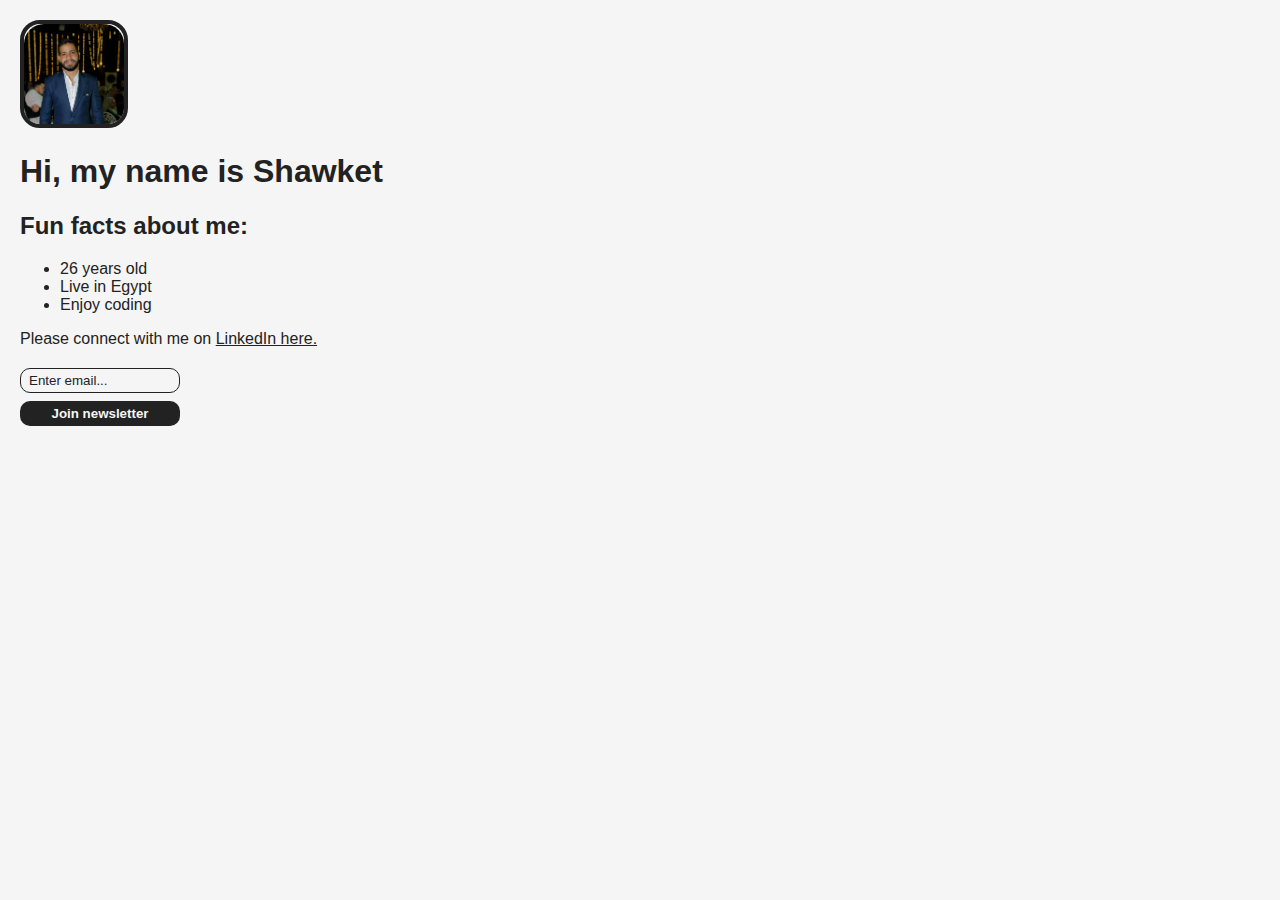
<file: front-end/week2/day1/index.html>
<!DOCTYPE html>
<html lang="en">
  <head>
    <meta charset="UTF-8" />
    <meta name="viewport" content="width=device-width, initial-scale=1.0" />
    <link rel="stylesheet" href="styles.css" />
    <title>Document</title>
  </head>
  <body>
    <div class="card">
      <div class="image-container">
        <img src="1.jpeg" />
      </div>
      <h1>Hi, my name is Shawket</h1>
      <h2>Fun facts about me:</h2>
      <ul>
        <li>26 years old</li>
        <li>Live in Egypt</li>
        <li>Enjoy coding</li>
      </ul>
      <p>
        Please connect with me on
        <a
          href="https://www.linkedin.com/in/%D8%B4%D9%88%D9%83%D8%AA-%D8%B3%D9%85%D9%8A%D8%B1-62378a2b7/"
          target="_blank"
          >LinkedIn here.</a
        >
      </p>
      <input type="text" placeholder="Enter email..." />
      <button>Join newsletter</button>
    </div>
  </body>
</html>
</file>
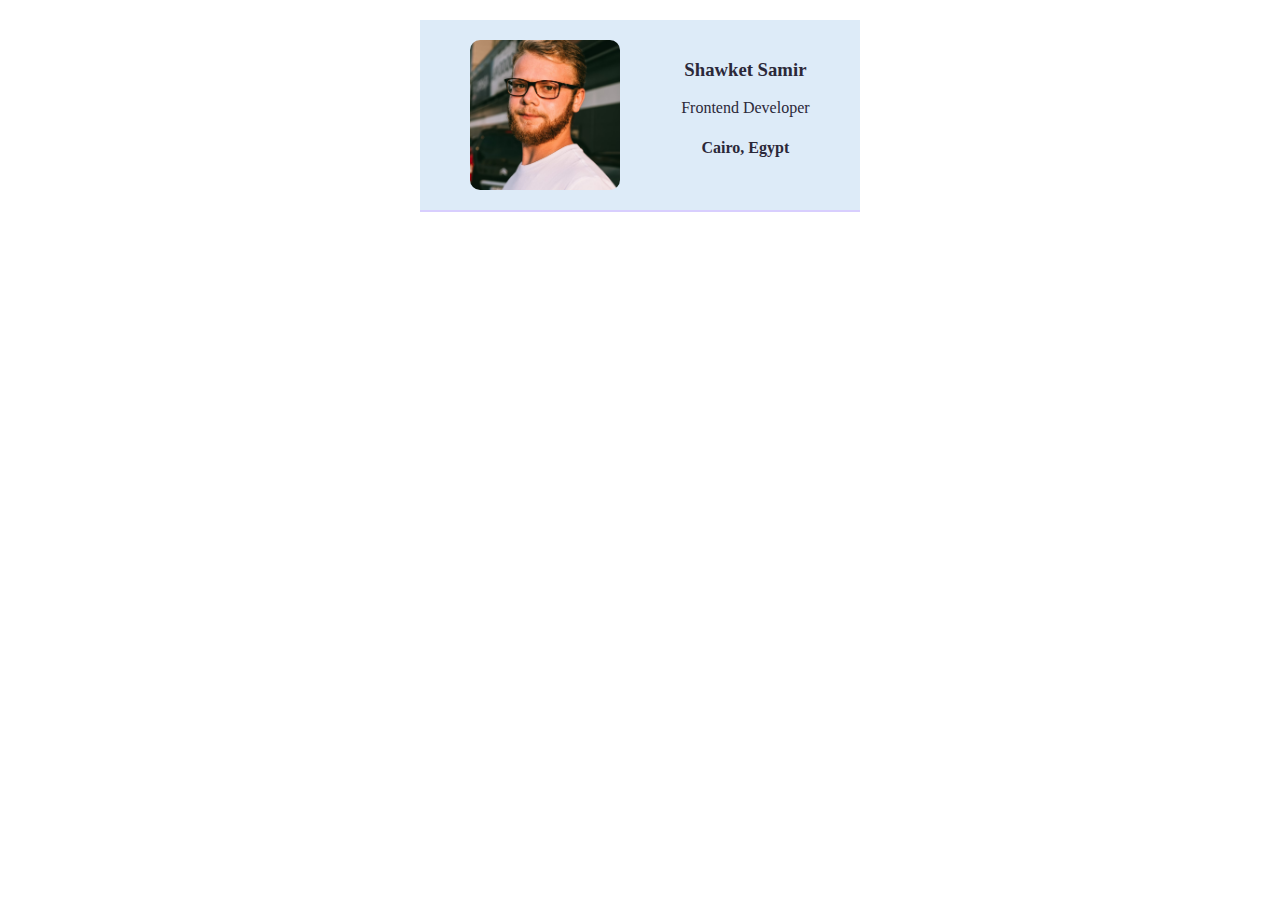
<file: front-end/week2/day3/index.html>
<!DOCTYPE html>
<html lang="en">
  <head>
    <meta charset="UTF-8" />
    <meta name="viewport" content="width=device-width, initial-scale=1.0" />
    <link rel="stylesheet" href="styles.css" />
    <title>Build a digital business card</title>
  </head>
  <body>
    <div class="card">
      <img src="photo-1599566150163-29194dcaad36.avif"" />
      <div>
        <h3>Shawket Samir</h3>
        <p>Frontend Developer</p>
        <h4>Cairo, Egypt</h4>
      </div>
    </div>
  </body>
</html>
</file>
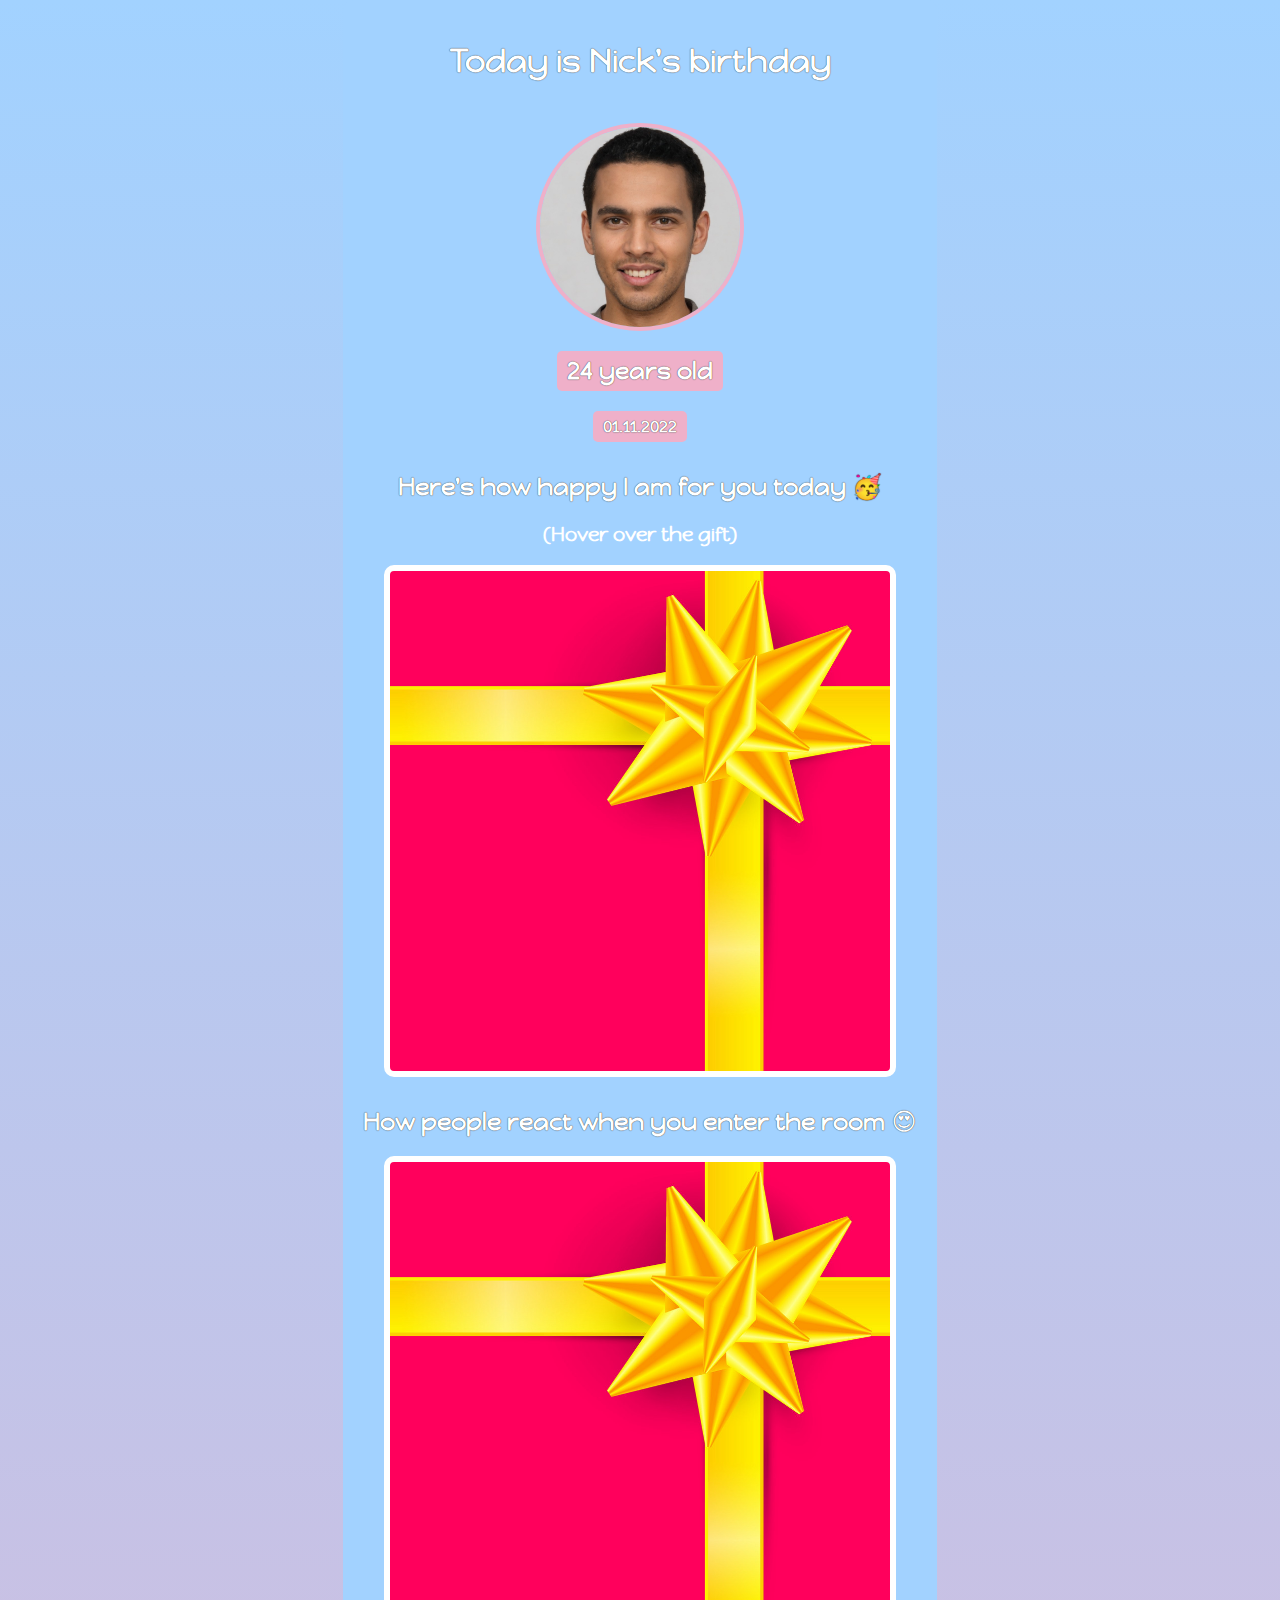
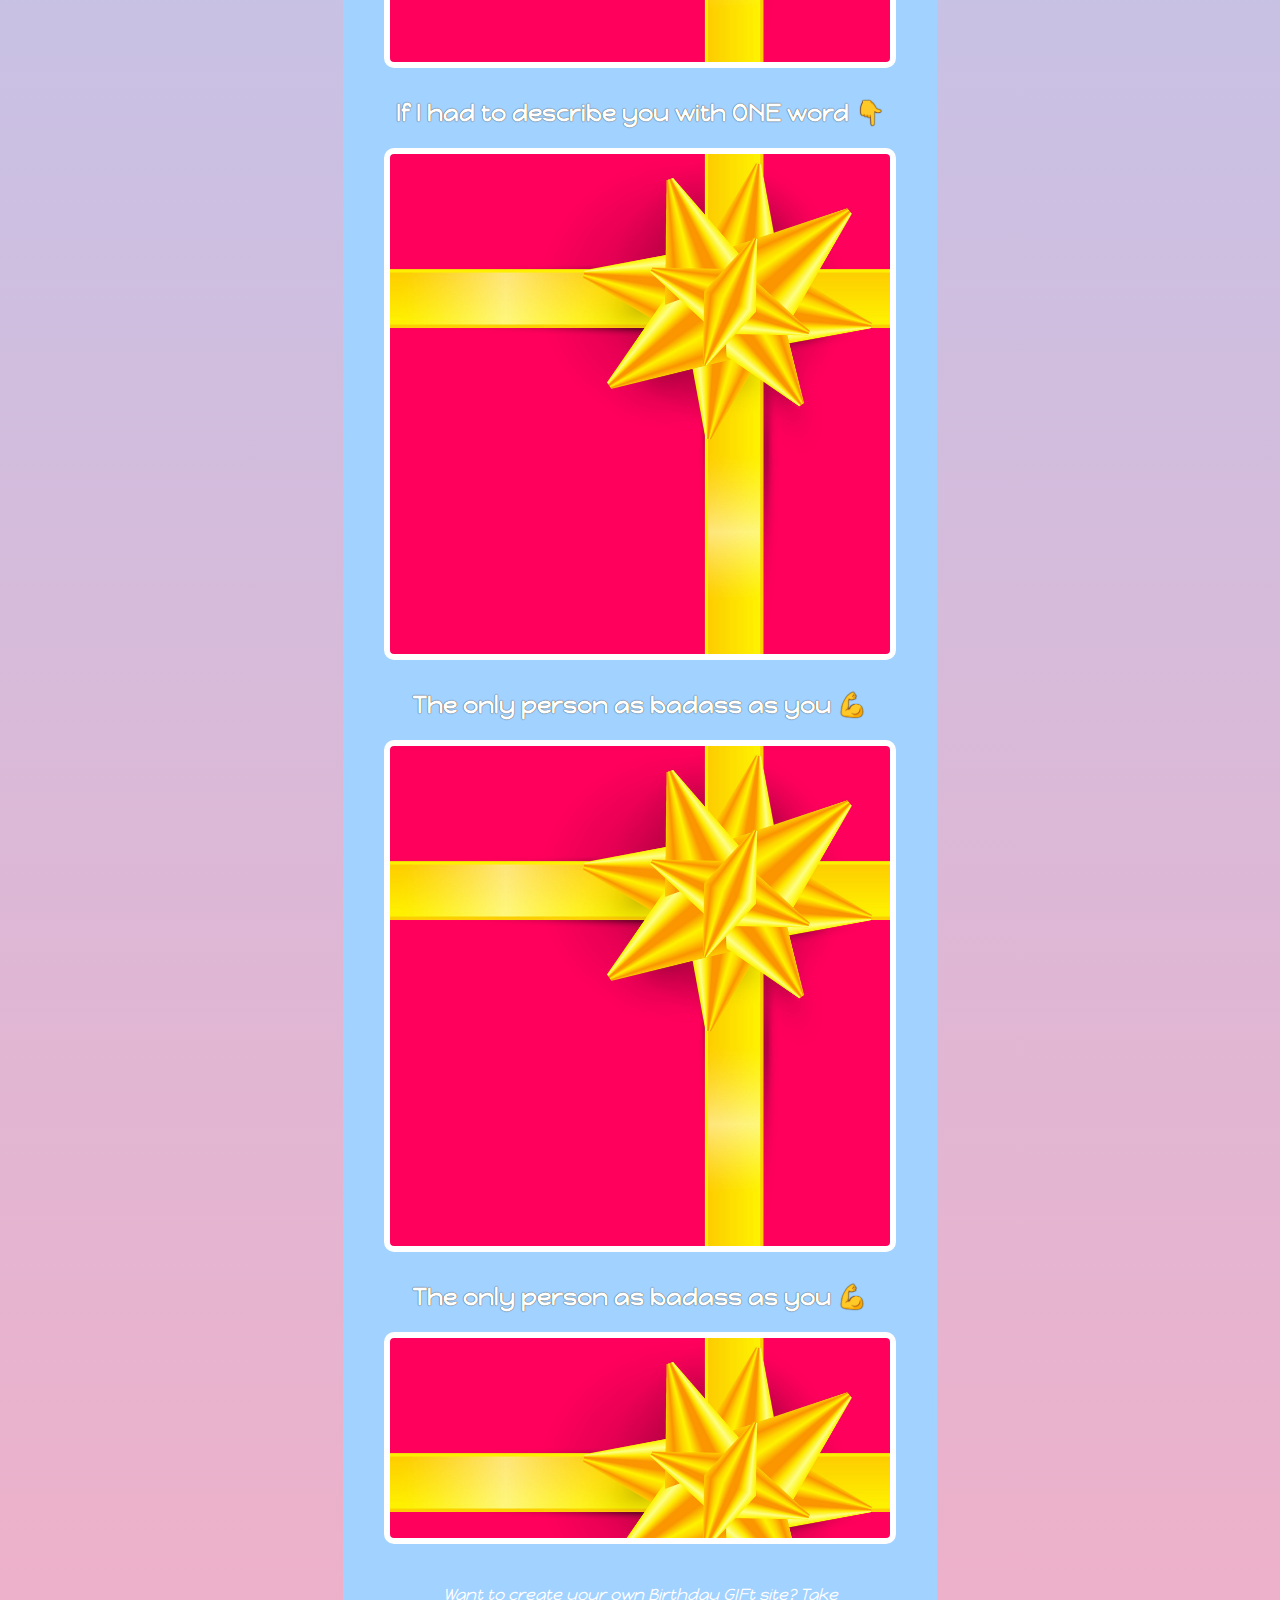
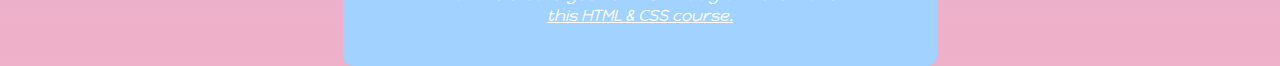
<file: front-end/week2/day5/index.html>
<!DOCTYPE html>
<html lang="en">
  <head>
    <meta charset="UTF-8" />
    <meta name="viewport" content="width=device-width, initial-scale=1.0" />
    <link rel="preconnect" href="https://fonts.googleapis.com" />
    <link rel="preconnect" href="https://fonts.gstatic.com" crossorigin />
    <link
      href="https://fonts.googleapis.com/css2?family=Happy+Monkey&display=swap"
      rel="stylesheet"
    />
    <link rel="stylesheet" href="styles.css" />
    <title>Build a birthday gift site</title>
  </head>
  <body>
    <div class="birthday">
      <div class="header">
        <h1>Today is Nick's birthday</h1>
        <img class="header-img" src="images/nick.jpg" />
        <h2 id="bday-age">24 years old</h2>
        <h4 id="bday-date">01.11.2022</h4>
      </div>

      <div class="gift-section">
        <h2 class="gift-title">Here's how happy I am for you today 🥳</h2>
        <h3 class="gift-hint">(Hover over the gift)</h3>
        <div class="gift-img" id="gift-img-happy"></div>
      </div>

      <div class="gift-section">
        <h2 class="gift-title">How people react when you enter the room 😍</h2>
        <div class="gift-img" id="gift-img-hot"></div>
      </div>

      <div class="gift-section">
        <h2 class="gift-title">If I had to describe you with ONE word 👇</h2>
        <div class="gift-img" id="gift-img-genius"></div>
      </div>

      <div class="gift-section">
        <h2 class="gift-title">The only person as badass as you 💪</h2>
        <div class="gift-img" id="gift-img-badass"></div>
      </div>

      <div class="gift-section">
        <h2 class="gift-title">The only person as badass as you 💪</h2>
        <div class="gift-img" id="gift-img-cheers"></div>
      </div>

      <p id="footer">
        Want to create your own Birthday GIFt site? Take
        <a href="https://scrimba.com/learn/htmlandcss" target="_blank"
          >this HTML & CSS course.</a
        >
      </p>
    </div>
  </body>
</html>
</file>
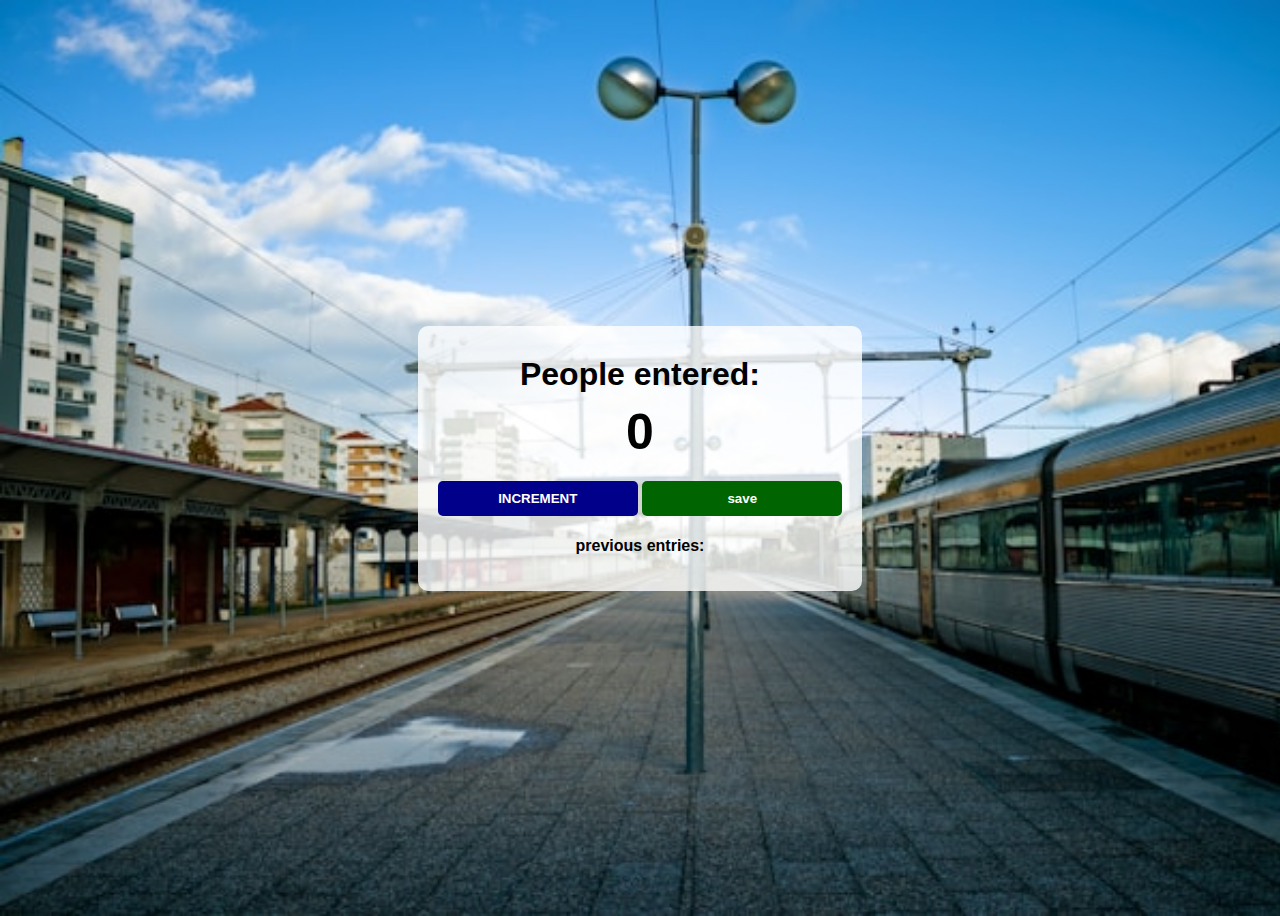
<file: front-end/week3/day1/index.html>
<!DOCTYPE html>
<html lang="en">
  <head>
    <meta charset="UTF-8" />
    <meta name="viewport" content="width=device-width, initial-scale=1.0" />
    <link rel="stylesheet" href="styles.css" />
    <title>Document</title>
  </head>
  <body>
    <div class="container">
      <h1>People entered:</h1>
      <h2 id="count-el">0</h2>
      <button id="increment-btn" onclick="increment()">INCREMENT</button>
      <button id="save-btn" onclick="save()">save</button>
      <p id="save-el">previous entries:</p>
    </div>
    <script src="script.js"></script>
  </body>
</html>
</file>
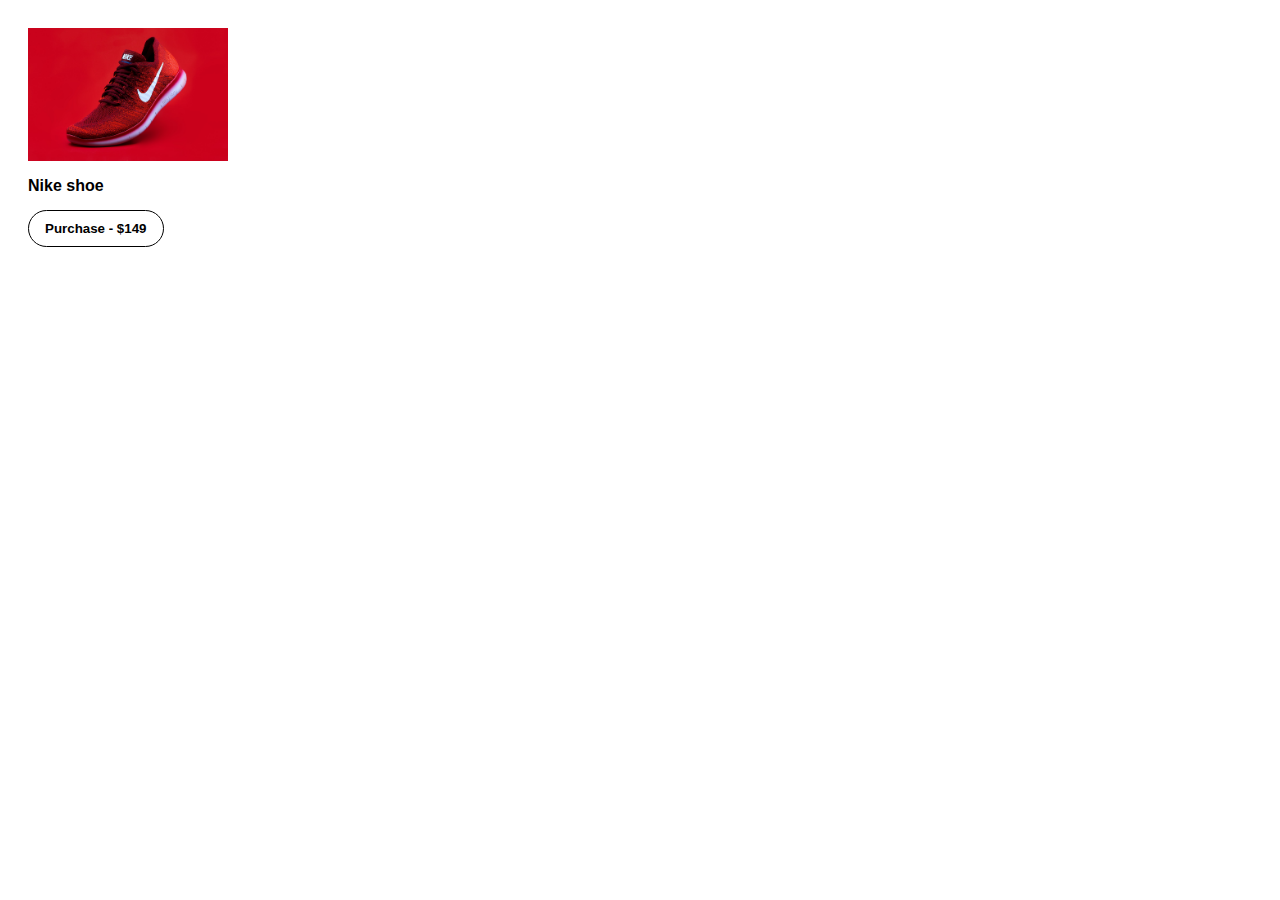
<file: front-end/week3/day2/index.html>
<html>
  <head>
    <link rel="stylesheet" href="index.css" />
  </head>
  <body>
    <img src="shoe.jpeg" alt="Nike shoe" />
    <p>Nike shoe</p>
    <button onclick="purchase()">Purchase - $149</button>
    <p id="error"></p>
    <script src="error.js"></script>
  </body>
</html>
</file>
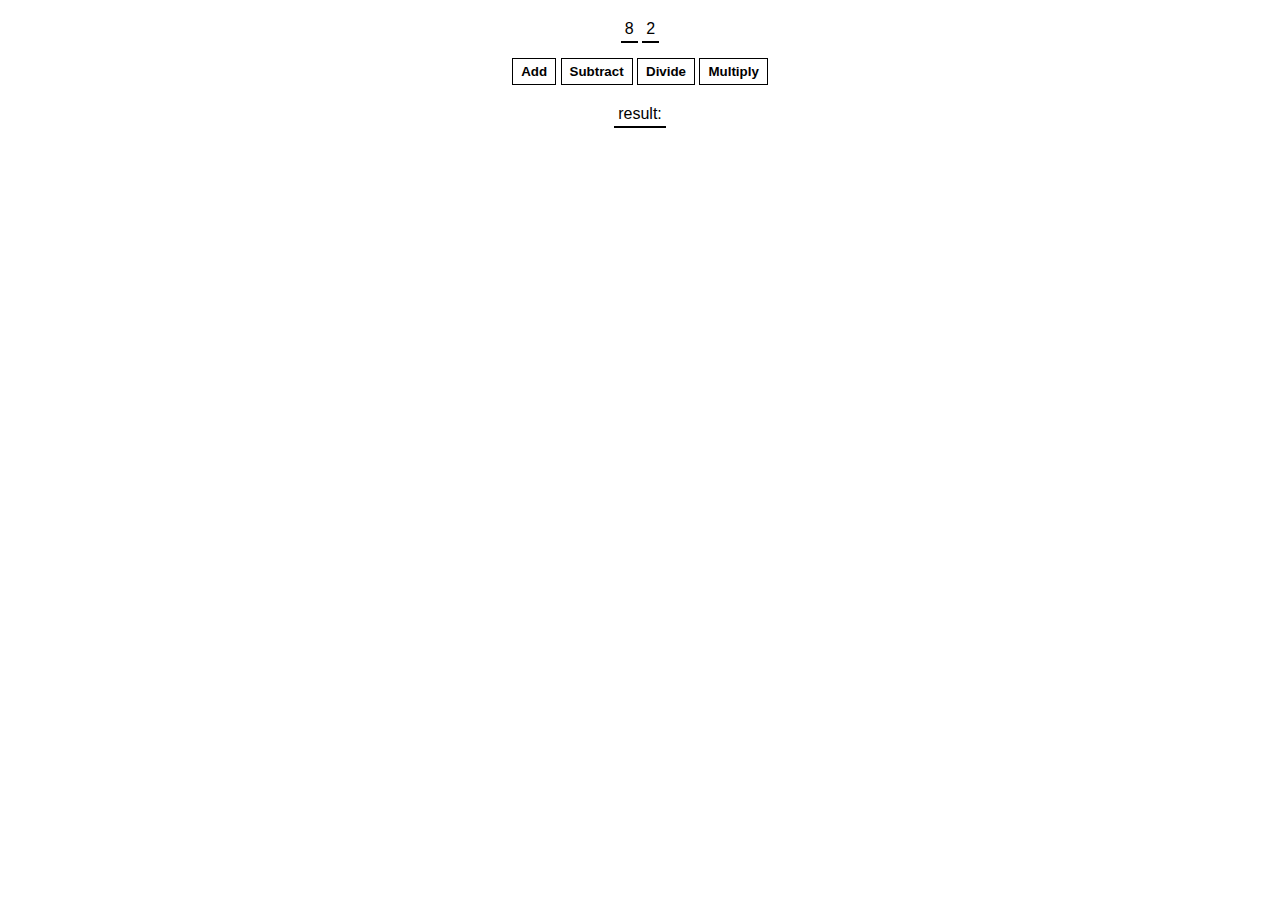
<file: front-end/week3/day2/calculator.html>
<html>
  <head>
    <link rel="stylesheet" href="calculator.css" />
  </head>
  <body>
    <span id="num1-el"></span>
    <span id="num2-el"></span>
    <br />
    <button onclick="add()">Add</button>
    <button onclick="subtract()">Subtract</button>
    <button onclick="divide()">Divide</button>
    <button onclick="multiply()">Multiply</button>
    <br />
    <span id="result-el">result:</span>
    <script src="calculator.js"></script>
  </body>
</html>
</file>
<file: front-end/week2/day1/styles.css>
:root {
  --superhero: "Bangers", cursive;
  --fantasy: "MedievalSharp", cursive;
  --space: "Orbitron", sans-serif;
  --military: "Black Ops One", cursive;
  --romantic: "La Belle Aurore", cursive;
  --scary: "Creepster", cursive;
  --cowboy: "Rye", cursive;
  --regular: sans-serif;
  --fantasy: "MedievalSharp", cursive;
  --font: var(--regular);
  --sharp: 0;
  --soft: 10px;
  --round: 100px;

  --image: var(--soft);

  --background: #f5f5f5;
  --text: #222222;

  --light: var(--background);
  --dark: var(--text);
}

body,
html {
  margin: 0;
  padding: 10px;
  background: var(--background);
  color: var(--text);
  font-family: var(--font);
}

.card {
  background-color: var(--sup);
}

.image-container {
  width: 100px;
  height: 100px;
  overflow: hidden;
  display: inline-block;
  /* border-radius: 50%; */
  border-radius: calc(var(--image) * 2);
  border: 4px solid var(--text);
}

img {
  width: 100%;
  border-radius: calc(var(--image) * 2);
}

a {
  color: var(--text);
}

input {
  display: block;
  margin: 20px 0 0;
  width: 160px;
  box-sizing: border-box;
  padding: 4px 8px;
  border-width: 1px;
  border-style: solid;
  border-color: var(--text);
  color: var(--text);
  background: none;
  border-radius: var(--image);
  font-family: var(--font);
}

::placeholder {
  color: var(--text);
}

button {
  border-radius: var(--image);
  padding: 5px 10px;
  border: none;
  background: var(--text);
  color: var(--background);
  font-weight: bold;
  box-sizing: border-box;
  display: block;
  margin: 8px 0;
  cursor: pointer;
  font-family: var(--font);
  width: 160px;
}
</file>
<file: front-end/week2/day3/styles.css>
body {
  margin: 20px;
}

img {
  width: 150px;
  height: 150px;
  object-fit: cover;
  border-radius: 10px;
}

.card {
  display: flex;
  padding: 20px;
  width: 400px;
  margin: 0 auto;
  border-bottom: 2px solid #d8cefe;
  justify-content: space-around;
  text-align: center;

  background-color: #ddebf8;
  color: #2b2839;
}
</file>
<file: front-end/week2/day5/styles.css>
body {
  font-family: "Happy Monkey", system-ui;
  /* text-align: center; */
  min-height: 100vh;
  margin: 0;
  box-sizing: border-box;
  display: flex;
  justify-content: center;
  align-items: center;
  text-align: center;

  background: linear-gradient(#a2d2ff, #efb0c9);
}

.birthday {
  background-color: #a2d2ff;

  padding: 20px;
  border-radius: 10px;
  color: white;
}

.header-img {
  width: 200px;
  height: 200px;
  border-radius: 50%;
  border: 4px solid #eeb0c9;
}

h1,
h2,
h4 {
  text-shadow: 0 0 1px black;
}

#bday-age,
#bday-date {
  background: #efb0c9;
  padding: 5px 10px;
  border-radius: 5px;
  margin: 0;
}

.header {
  display: flex;
  flex-direction: column;
  align-items: center;
  gap: 20px;
}

.gift-section {
  margin-top: 30px;
}

.gift-img {
  margin: 0 auto;
  width: 500px;
  height: 500px;
  border: 6px solid white;
  border-radius: 10px;
  background-image: url("images/gift-cover.jpg");
  background-size: cover;
}

#gift-img-happy:hover {
  background-image: url("images/1.gif");
}

#gift-img-hot:hover {
  background-image: url("images/hot.gif");
}

#gift-img-genius:hover {
  background-image: url("images/genius.gif");
}

#gift-img-badass:hover {
  background-image: url("images/badass.gif");
}

#gift-img-cheers {
  height: 200px;
}

#gift-img-cheers:hover {
  background-image: url("images/cheers.gif");
}

#footer {
  font-style: italic;
  width: 400px;
  margin: 40px auto 20px;
}

a {
  color: white;
}
</file>
<file: front-end/week3/day1/styles.css>
body {
  background-image: url("station.jpg");
  background-size: cover;
  background-repeat: no-repeat;
  font-family: -apple-system, BlinkMacSystemFont, "Segoe UI", Roboto, Oxygen,
    Ubuntu, Cantarell, "Open Sans", "Helvetica Neue", sans-serif;
  font-weight: bold;
  text-align: center;
  display: flex;
  flex-direction: column;
  align-items: center;
  justify-content: center;
  min-height: 100vh;
}

.container {
  background-color: rgba(255, 255, 255, 0.8);
  padding: 20px;
  border-radius: 10px;
}

h1 {
  margin-top: 10px;
  margin-bottom: 10px;
}

h2 {
  font-size: 50px;
  margin-top: 0;
  margin-bottom: 20px;
}

button {
  border: none;
  padding-top: 10px;
  padding-bottom: 10px;
  color: white;
  font-weight: bold;
  width: 200px;
  margin-bottom: 5px;
  border-radius: 5px;
}

#increment-btn {
  background: darkblue;
}

#save-btn {
  background: darkgreen;
}
</file>
<file: front-end/week3/day2/index.css>
body {
  background: white;
  font-family: Arial, Helvetica, sans-serif;
  padding: 20px;
}

img {
  width: 200px;
  display: block;
}
p {
  font-weight: 600;
  margin-bottom: 5px;
}
button {
  background: white;
  color: black;
  margin-top: 10px;
  border: 1px solid black;
  padding: 10px 16px;
  font-weight: bold;
  cursor: pointer;
  border-radius: 20px;
}

#error {
  color: red;
  font-weight: 200;
}
</file>
<file: front-end/week3/day2/calculator.css>
body {
  font-family: Arial, Helvetica, sans-serif;
  padding: 20px 0;
  margin: 0;
  text-align: center;
}

span {
  border-bottom: 2px solid black;
  padding: 4px;
}

button {
  margin: 20px 0;
  background: white;
  color: black;
  border: 1px solid black;
  font-weight: bold;
  cursor: pointer;
  padding: 5px 8px;
}
</file>
